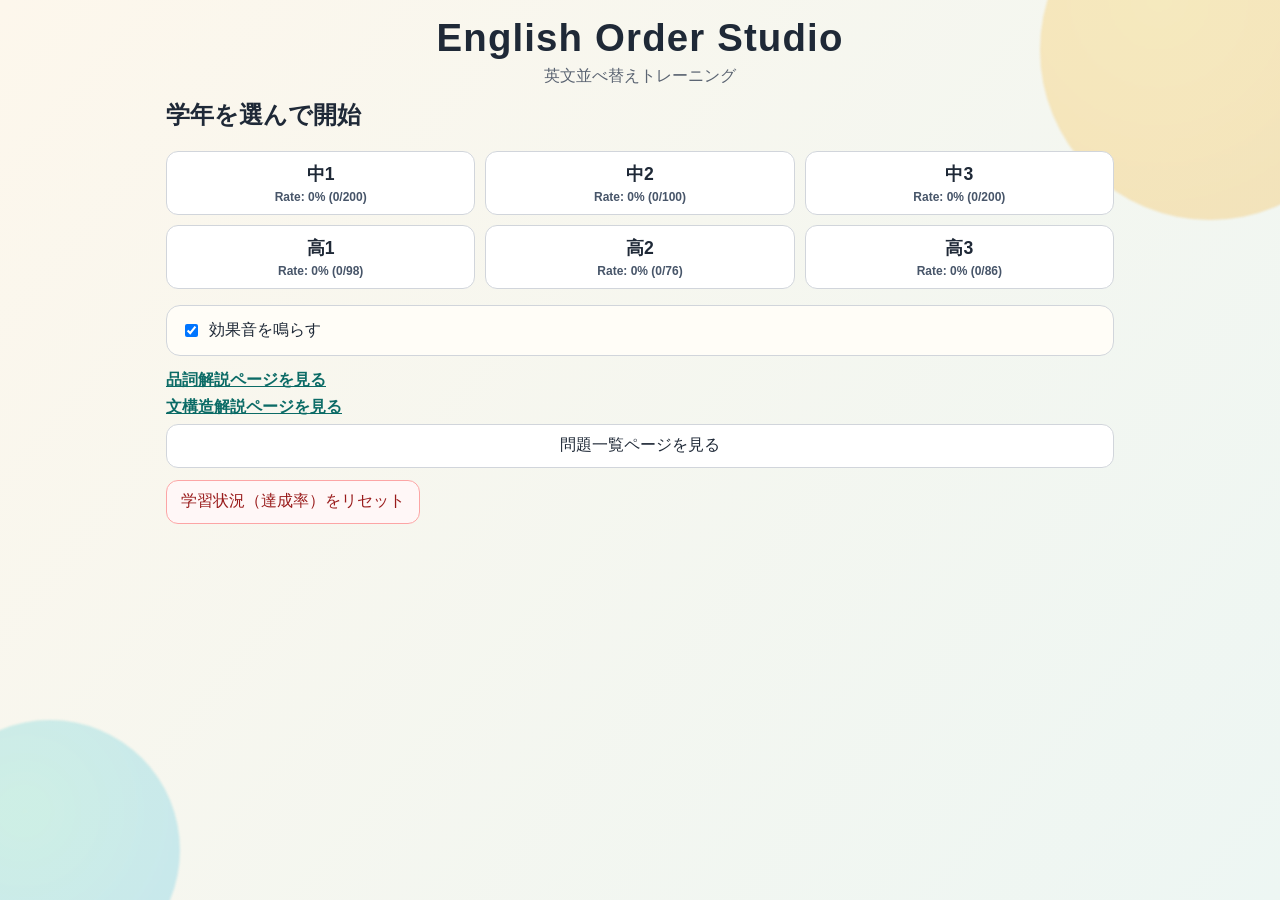
<file: index.html>
<!doctype html>
<html lang="ja">
<head>
  <meta charset="utf-8">
  <meta name="viewport" content="width=device-width, initial-scale=1">
  <title>English Game</title>
  <link rel="stylesheet" href="styles.css">
</head>
<body>
  <div class="bg-shape shape-1"></div>
  <div class="bg-shape shape-2"></div>

  <main class="app-shell">
    <header class="app-header">
      <h1>English Order Studio</h1>
      <p>????????????</p>
    </header>

    <section id="home-screen" class="screen active">
      <h2>学年を選んで開始</h2>
      <div id="grade-grid" class="grade-grid">
        <button type="button" class="grade-btn" data-grade="1">
          中1
          <small id="rate-grade-1">達成率: --</small>
        </button>
        <button type="button" class="grade-btn" data-grade="2">
          中2
          <small id="rate-grade-2">達成率: --</small>
        </button>
        <button type="button" class="grade-btn" data-grade="3">
          中3
          <small id="rate-grade-3">達成率: --</small>
        </button>
        <button type="button" class="grade-btn" data-grade="4">
          ?1
          <small id="rate-grade-4">???: --</small>
        </button>
        <button type="button" class="grade-btn" data-grade="5">
          ?2
          <small id="rate-grade-5">???: --</small>
        </button>
        <button type="button" class="grade-btn" data-grade="6">
          ?3
          <small id="rate-grade-6">???: --</small>
        </button>
      </div>

      <div class="setting-panel">
<label class="toggle-item">
          <input type="checkbox" id="sound-toggle" checked>
          効果音を鳴らす
        </label>
</div>

      <div class="home-links">
        <a href="pos.html">品詞解説ページを見る</a>
        <a href="structure.html">文構造解説ページを見る</a>
        <button id="open-problem-list-btn" type="button">問題一覧ページを見る</button>
      </div>

      <div class="action-row">
        <button id="reset-progress-btn" type="button" class="danger-outline">学習状況（達成率）をリセット</button>
      </div>
    </section>

    <section id="list-screen" class="screen">
<h2>問題一覧</h2>
      <p>学年・表示モードを切り替えて、1問だけ解けます</p>

      <div class="grade-grid">
        <button type="button" class="grade-filter-btn primary" data-grade="1">中1</button>
        <button type="button" class="grade-filter-btn" data-grade="2">中2</button>
        <button type="button" class="grade-filter-btn" data-grade="3">中3</button>
        <button type="button" class="grade-filter-btn" data-grade="4">?1</button>
        <button type="button" class="grade-filter-btn" data-grade="5">?2</button>
        <button type="button" class="grade-filter-btn" data-grade="6">?3</button>
      </div>

      <div class="setting-panel">
        <label class="toggle-item">
          <input type="radio" name="lang-mode" value="en" checked>
          英語のみ
        </label>
        <label class="toggle-item">
          <input type="radio" name="lang-mode" value="ja">
          日本語のみ
        </label>
        <label class="toggle-item">
          <input type="radio" name="lang-mode" value="both">
          英語＆日本語
        </label>
        <label class="toggle-item">
          <input type="radio" name="lang-mode" value="full">
          英語＆日本語＆品詞＆文構造ガイド
        </label>
      </div>

      <div class="action-row">
        <button id="back-home-from-list-top-btn" type="button">?????????</button>
      </div>
      <p id="problem-count"></p>
      <div id="problem-list"></div>

      <div class="action-row">
        <button id="back-home-from-list-btn" type="button">トップページへ戻る</button>
      </div>
    </section>

    <section id="quiz-screen" class="screen">
      <div class="quiz-top-row">
        <p id="question-progress">1 / 10</p>
        <p id="score-mini">正解 0 ・ 不正解 0</p>
        <p id="current-grade-label">レベル: 中1</p>
        <p id="grade-achievement">達成率: --</p>
      </div>

      <article class="question-card">
        <h2 id="question-title">問題</h2>
        <p id="jp-meaning" class="jp-meaning"></p>

        <div>
          <h3>語句カード <small class="inline-note">（1単語としての品詞は正確でない場合があります。句として正しい品詞になるためです）</small></h3>
          <div id="word-bank" class="drop-surface card-row bank-surface"></div>
        </div>

        <div>
          <h3>解答欄（クリックまたはドラッグで挿入）</h3>
          <div id="answer-zone" class="drop-surface card-row answer-surface"></div>
        </div>

        <div class="action-row">
          <button id="undo-btn" type="button">1手戻す</button>
          <button id="clear-btn" type="button">全消去</button>
          <button id="check-btn" type="button" class="primary">回答する</button>
          <button id="next-btn" type="button" class="primary hidden">次の問題へ</button>
        </div>

        <p id="feedback" class="feedback"></p>
      </article>

      <article id="structure-card" class="structure-card hidden">
        <h3>文構造ガイド</h3>
        <div id="structure-summary" class="structure-summary"></div>
        <div id="structure-guide" class="structure-guide"></div>
      </article>

      <div class="quiz-exit-wrap">
        <button id="quit-quiz-btn" type="button" class="danger-outline">トップへ戻る</button>
      </div>
    </section>

    <section id="result-screen" class="screen">
      <h2>結果</h2>
      <p id="final-score" class="final-score"></p>
      <p id="final-detail"></p>
      <div id="review-list" class="review-list"></div>

      <div class="action-row">
        <button id="retry-btn" type="button" class="primary">同じ学年でもう1セット</button>
        <button id="back-home-btn" type="button">トップへ戻る</button>
      </div>
    </section>
  </main>

  <script src="data/questions_grade1.js" defer></script>
  <script src="data/questions_grade2.js" defer></script>
  <script src="data/questions_grade3.js" defer></script>
  <script src="data/questions_grade4.js" defer></script>
  <script src="data/questions_grade5.js" defer></script>
  <script src="data/questions_grade6.js" defer></script>
  <script src="app.js" defer></script>
</body>
</html>
</file>
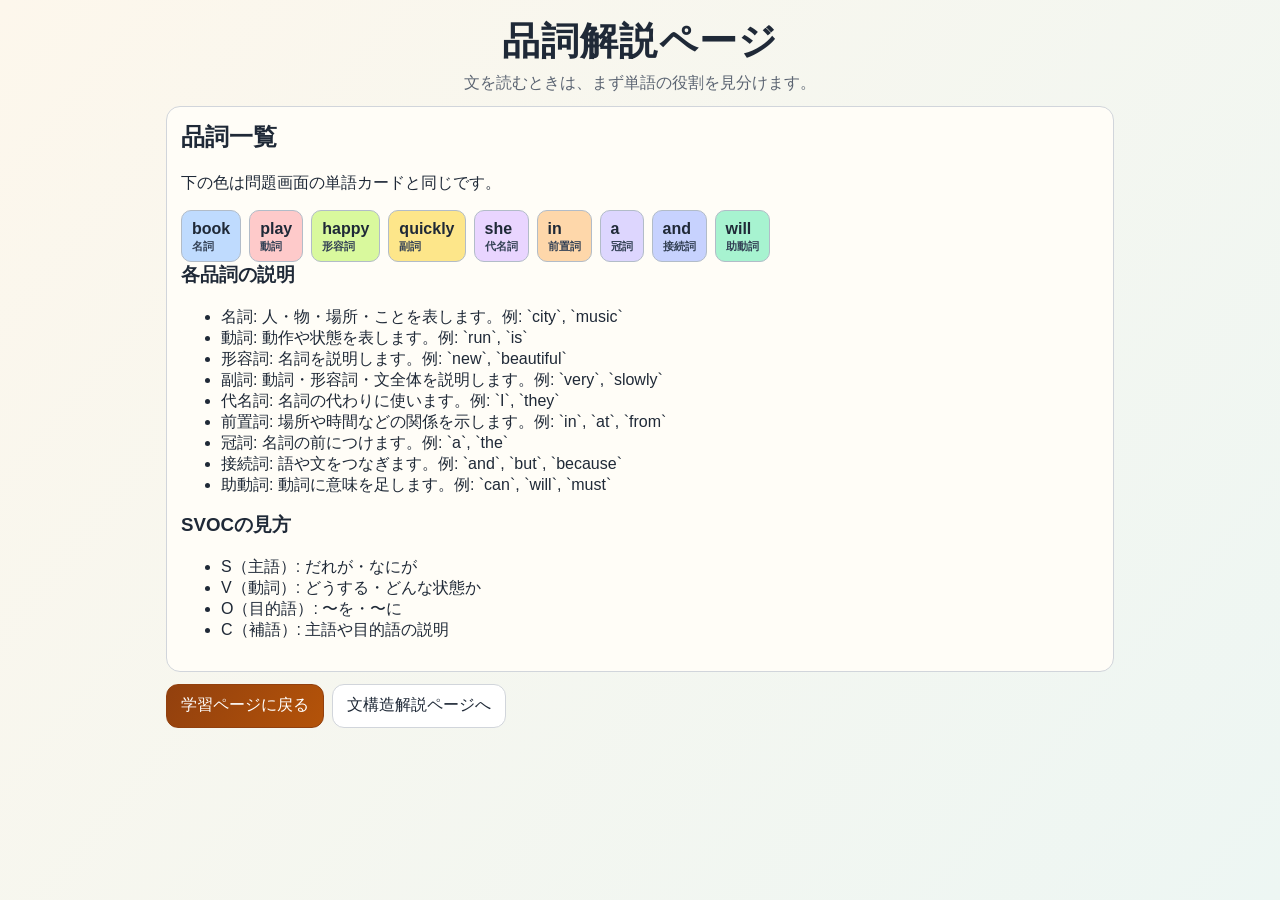
<file: pos.html>
﻿<!doctype html>
<html lang="ja">
<head>
  <meta charset="utf-8">
  <meta name="viewport" content="width=device-width, initial-scale=1">
  <title>品詞解説</title>
  <link rel="stylesheet" href="styles.css">
</head>
<body>
  <main class="app-shell">
    <header class="app-header">
      <h1>品詞解説ページ</h1>
      <p>文を読むときは、まず単語の役割を見分けます。</p>
    </header>

    <section class="question-card">
      <h2>品詞一覧</h2>
      <p>下の色は問題画面の単語カードと同じです。</p>

      <div class="structure-guide">
        <div class="token pos-noun"><strong>book</strong><small>名詞</small></div>
        <div class="token pos-verb"><strong>play</strong><small>動詞</small></div>
        <div class="token pos-adjective"><strong>happy</strong><small>形容詞</small></div>
        <div class="token pos-adverb"><strong>quickly</strong><small>副詞</small></div>
        <div class="token pos-pronoun"><strong>she</strong><small>代名詞</small></div>
        <div class="token pos-preposition"><strong>in</strong><small>前置詞</small></div>
        <div class="token pos-article"><strong>a</strong><small>冠詞</small></div>
        <div class="token pos-conjunction"><strong>and</strong><small>接続詞</small></div>
        <div class="token pos-auxiliary"><strong>will</strong><small>助動詞</small></div>
      </div>

      <h3>各品詞の説明</h3>
      <ul>
        <li>名詞: 人・物・場所・ことを表します。例: `city`, `music`</li>
        <li>動詞: 動作や状態を表します。例: `run`, `is`</li>
        <li>形容詞: 名詞を説明します。例: `new`, `beautiful`</li>
        <li>副詞: 動詞・形容詞・文全体を説明します。例: `very`, `slowly`</li>
        <li>代名詞: 名詞の代わりに使います。例: `I`, `they`</li>
        <li>前置詞: 場所や時間などの関係を示します。例: `in`, `at`, `from`</li>
        <li>冠詞: 名詞の前につけます。例: `a`, `the`</li>
        <li>接続詞: 語や文をつなぎます。例: `and`, `but`, `because`</li>
        <li>助動詞: 動詞に意味を足します。例: `can`, `will`, `must`</li>
      </ul>

      <h3>SVOCの見方</h3>
      <ul>
        <li>S（主語）: だれが・なにが</li>
        <li>V（動詞）: どうする・どんな状態か</li>
        <li>O（目的語）: 〜を・〜に</li>
        <li>C（補語）: 主語や目的語の説明</li>
      </ul>
    </section>

    <div class="action-row">
      <a href="index.html"><button type="button" class="primary">学習ページに戻る</button></a>
      <a href="structure.html"><button type="button">文構造解説ページへ</button></a>
    </div>
  </main>
</body>
</html>
</file>
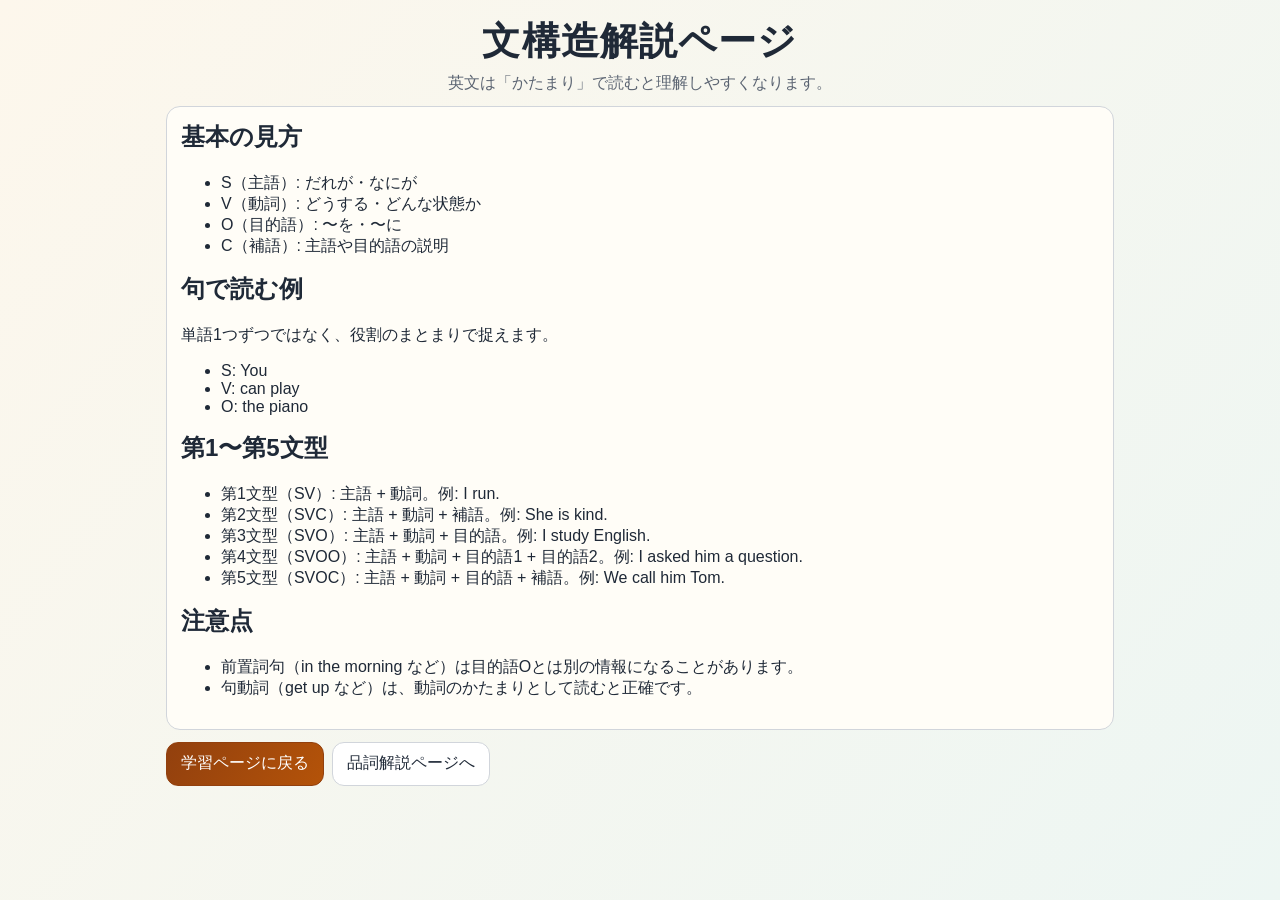
<file: structure.html>
﻿<!doctype html>
<html lang="ja">
<head>
  <meta charset="utf-8">
  <meta name="viewport" content="width=device-width, initial-scale=1">
  <title>文構造解説</title>
  <link rel="stylesheet" href="styles.css">
</head>
<body>
  <main class="app-shell">
    <header class="app-header">
      <h1>文構造解説ページ</h1>
      <p>英文は「かたまり」で読むと理解しやすくなります。</p>
    </header>

    <section class="question-card">
      <h2>基本の見方</h2>
      <ul>
        <li>S（主語）: だれが・なにが</li>
        <li>V（動詞）: どうする・どんな状態か</li>
        <li>O（目的語）: 〜を・〜に</li>
        <li>C（補語）: 主語や目的語の説明</li>
      </ul>

      <h2>句で読む例</h2>
      <p>単語1つずつではなく、役割のまとまりで捉えます。</p>
      <ul>
        <li>S: You</li>
        <li>V: can play</li>
        <li>O: the piano</li>
      </ul>

      <h2>第1〜第5文型</h2>
      <ul>
        <li>第1文型（SV）: 主語 + 動詞。例: I run.</li>
        <li>第2文型（SVC）: 主語 + 動詞 + 補語。例: She is kind.</li>
        <li>第3文型（SVO）: 主語 + 動詞 + 目的語。例: I study English.</li>
        <li>第4文型（SVOO）: 主語 + 動詞 + 目的語1 + 目的語2。例: I asked him a question.</li>
        <li>第5文型（SVOC）: 主語 + 動詞 + 目的語 + 補語。例: We call him Tom.</li>
      </ul>

      <h2>注意点</h2>
      <ul>
        <li>前置詞句（in the morning など）は目的語Oとは別の情報になることがあります。</li>
        <li>句動詞（get up など）は、動詞のかたまりとして読むと正確です。</li>
      </ul>
    </section>

    <div class="action-row">
      <a href="index.html"><button type="button" class="primary">学習ページに戻る</button></a>
      <a href="pos.html"><button type="button">品詞解説ページへ</button></a>
    </div>
  </main>
</body>
</html>
</file>
<file: styles.css>
﻿:root {
  --bg: #f5efe2;
  --surface: #fffdf7;
  --ink: #1f2937;
  --muted: #5b6472;
  --accent: #b45309;
  --accent-2: #0f766e;
  --danger: #dc2626;
  --ok: #047857;
  --border: #d1d5db;
  --noun: #bfdbfe;
  --verb: #fecaca;
  --adj: #d9f99d;
  --adv: #fde68a;
  --pron: #e9d5ff;
  --prep: #fed7aa;
  --art: #ddd6fe;
  --conj: #c7d2fe;
  --aux: #a7f3d0;
}

* {
  box-sizing: border-box;
}

body {
  margin: 0;
  min-height: 100vh;
  color: var(--ink);
  font-family: "Yu Gothic UI", "Hiragino Kaku Gothic ProN", "Meiryo", sans-serif;
  background: linear-gradient(130deg, #fdf7ec 0%, #edf6f3 100%);
  overflow-x: hidden;
}

.bg-shape {
  position: fixed;
  border-radius: 999px;
  z-index: -1;
  filter: blur(1px);
}

.shape-1 {
  width: 340px;
  height: 340px;
  background: radial-gradient(circle at 35% 35%, #fbbf24, #f59e0b);
  top: -120px;
  right: -100px;
  opacity: 0.24;
}

.shape-2 {
  width: 260px;
  height: 260px;
  background: radial-gradient(circle at 40% 35%, #2dd4bf, #0ea5e9);
  left: -80px;
  bottom: -80px;
  opacity: 0.2;
}

.app-shell {
  max-width: 980px;
  margin: 0 auto;
  padding: 16px;
}

.app-header {
  text-align: center;
  margin-bottom: 12px;
}

.app-header h1 {
  margin: 0;
  font-size: clamp(1.5rem, 4.8vw, 2.4rem);
  letter-spacing: 0.03em;
}

.app-header p {
  margin: 6px 0 0;
  color: var(--muted);
}

.screen {
  display: none;
  animation: fadeIn 220ms ease;
}

.screen.active {
  display: block;
}

.hidden {
  display: none !important;
}

@keyframes fadeIn {
  from { opacity: 0; transform: translateY(6px); }
  to { opacity: 1; transform: translateY(0); }
}

h2, h3 {
  margin-top: 0;
}

.inline-note {
  font-size: 0.72em;
  color: #64748b;
  font-weight: 600;
}

.grade-grid {
  display: grid;
  grid-template-columns: repeat(3, minmax(0, 1fr));
  gap: 10px;
  margin-bottom: 16px;
}

button {
  border: 1px solid var(--border);
  border-radius: 12px;
  background: #ffffff;
  color: var(--ink);
  min-height: 44px;
  padding: 10px 14px;
  font-size: 1rem;
  cursor: pointer;
}

button:hover {
  border-color: #9ca3af;
}

button.primary {
  background: linear-gradient(120deg, #92400e, #b45309);
  color: #fff;
  border-color: #92400e;
}

.grade-btn {
  font-size: 1.1rem;
  font-weight: 700;
  display: flex;
  flex-direction: column;
  align-items: center;
  gap: 4px;
}

.grade-btn small {
  font-size: 0.75rem;
  font-weight: 600;
  color: #475569;
}

.setting-panel {
  background: var(--surface);
  border: 1px solid var(--border);
  border-radius: 14px;
  padding: 14px;
}

.toggle-item {
  display: flex;
  align-items: center;
  gap: 8px;
  margin-bottom: 8px;
}

.toggle-item:last-child {
  margin-bottom: 0;
}

.home-links {
  margin-top: 14px;
  display: flex;
  flex-direction: column;
  gap: 6px;
}

.home-links a {
  color: #0b6b66;
  font-weight: 700;
}

.quiz-top-row {
  display: flex;
  justify-content: space-between;
  gap: 8px;
  flex-wrap: wrap;
}

.question-card,
.structure-card {
  background: var(--surface);
  border: 1px solid var(--border);
  border-radius: 14px;
  padding: 14px;
  margin-bottom: 12px;
}

.jp-meaning {
  margin-top: 6px;
  font-size: 1.06rem;
  color: #334155;
}

.card-row {
  min-height: 62px;
  border: 1px dashed #a8b3c4;
  border-radius: 12px;
  padding: 8px;
  display: flex;
  flex-wrap: wrap;
  gap: 8px;
  align-items: center;
}

.card-row.drag-over {
  border-color: var(--accent-2);
  box-shadow: 0 0 0 3px rgba(15, 118, 110, 0.13);
}

.card-row.locked {
  opacity: 0.65;
}

.card-row.locked .token {
  cursor: not-allowed;
}

.token,
.gap-slot {
  border-radius: 10px;
}

.token {
  border: 1px solid #b2bcc8;
  padding: 8px 10px;
  background: #fff;
  user-select: none;
  display: inline-flex;
  flex-direction: column;
  align-items: flex-start;
  gap: 2px;
  line-height: 1.2;
}

.token strong {
  font-weight: 700;
}

.token small {
  font-size: 0.68rem;
  color: #334155;
  font-weight: 700;
}

.token.dragging {
  opacity: 0.45;
}

.token.wrong {
  border: 2px solid var(--danger);
}

.gap-slot {
  width: 0;
  height: 0;
  border: 0;
  overflow: hidden;
  transition: width 120ms ease, height 120ms ease;
}

.gap-slot.active {
  width: 16px;
  height: 34px;
  border: 2px solid #0891b2;
  border-color: #0891b2;
  background: rgba(8, 145, 178, 0.15);
}

.token.gap-end-active {
  position: relative;
}

.token.gap-end-active::after {
  content: "";
  position: absolute;
  right: -10px;
  top: 6px;
  width: 16px;
  height: 34px;
  border: 2px solid #0891b2;
  background: rgba(8, 145, 178, 0.15);
  border-radius: 8px;
  pointer-events: none;
}

.action-row {
  display: flex;
  flex-wrap: wrap;
  gap: 8px;
  margin-top: 12px;
}

.feedback {
  min-height: 1.6em;
  font-weight: 700;
}

.feedback.feedback-inline {
  min-height: 0;
  margin: 0 4px 0 0;
  display: inline-flex;
  align-items: center;
  white-space: nowrap;
}

.feedback.ok {
  color: var(--ok);
}

.feedback.ng {
  color: var(--danger);
}

.quiz-exit-wrap {
  margin-top: 28px;
  padding-top: 20px;
  border-top: 1px dashed #cbd5e1;
  display: flex;
  justify-content: flex-end;
}

.danger-outline {
  border-color: #fca5a5;
  color: #991b1b;
  background: #fff7f7;
}

.danger-outline:hover {
  border-color: #ef4444;
}

.structure-guide {
  display: flex;
  flex-wrap: wrap;
  gap: 8px;
}

.structure-group {
  display: inline-flex;
  flex-direction: column;
  align-items: center;
  gap: 2px;
  padding: 0 2px;
}

.structure-group .word {
  border-bottom: 4px solid transparent;
  padding: 0 2px 2px;
}

.structure-group .role {
  font-size: 0.72rem;
  font-weight: 700;
  min-height: 1em;
}

.structure-group.no-role .word {
  border-bottom-color: transparent !important;
}

.structure-summary {
  margin-bottom: 8px;
  color: #334155;
}

.structure-tree {
  margin: 0;
  white-space: pre-wrap;
  line-height: 1.45;
  font-family: "Consolas", "Menlo", "Monaco", monospace;
  font-size: 0.9rem;
}

.structure-legend {
  margin: 6px 0 0;
  font-size: 0.84rem;
  color: #475569;
}

.structure2-wrap {
  margin-top: 8px;
}

.structure2 {
  border: 1px solid #dbe4f0;
  background: #f8fbff;
  border-radius: 10px;
  padding: 8px 10px;
  font-size: 0.92rem;
  line-height: 1.5;
}

.structure2 .line {
  margin: 3px 0;
}

.structure2 .plain {
  display: inline-block;
  vertical-align: top;
  color: #334155;
}

.structure2 .svoc {
  display: inline-flex;
  flex-direction: column;
  align-items: center;
  vertical-align: top;
  margin: 0 2px;
  white-space: nowrap;
}

.structure2 .svoc-text {
  border-bottom: 3px solid #94a3b8;
  padding: 0 2px 1px;
  font-weight: 700;
  text-align: center;
}

.structure2 .svoc-label {
  display: block;
  margin-top: 2px;
  font-size: 0.72rem;
  color: #475569;
  font-weight: 700;
  text-align: center;
}

.structure2 .role-s .svoc-text { border-bottom-color: #2563eb; }
.structure2 .role-v .svoc-text { border-bottom-color: #dc2626; }
.structure2 .role-o .svoc-text { border-bottom-color: #059669; }
.structure2 .role-c .svoc-text { border-bottom-color: #7c3aed; }

.structure2 .phrase.noun { color: #1d4ed8; }
.structure2 .phrase.adj { color: #7c3aed; }
.structure2 .phrase.adv { color: #b45309; }

.clause-block {
  width: 100%;
  margin-bottom: 8px;
}

.clause-title {
  margin: 0 0 6px;
  font-size: 0.9rem;
  color: #334155;
  font-weight: 700;
}

.review-list {
  background: var(--surface);
  border: 1px solid var(--border);
  border-radius: 12px;
  padding: 10px;
  margin: 12px 0;
}

.final-score {
  font-size: 1.35rem;
  font-weight: 800;
}

.pos-noun { background: var(--noun); }
.pos-verb { background: var(--verb); }
.pos-adjective { background: var(--adj); }
.pos-adverb { background: var(--adv); }
.pos-adverb_phrase { background: var(--adv); }
.pos-infinitive_marker { background: var(--prep); }
.pos-gerund { background: var(--verb); }
.pos-existential_there { background: var(--pron); }
.pos-pronoun { background: var(--pron); }
.pos-preposition { background: var(--prep); }
.pos-article { background: var(--art); }
.pos-conjunction { background: var(--conj); }
.pos-auxiliary { background: var(--aux); }

@media (max-width: 768px) {
  .grade-grid {
    grid-template-columns: 1fr;
  }

  .app-shell {
    padding: 12px;
  }

  .question-card,
  .structure-card {
    padding: 12px;
  }
}
</file>
